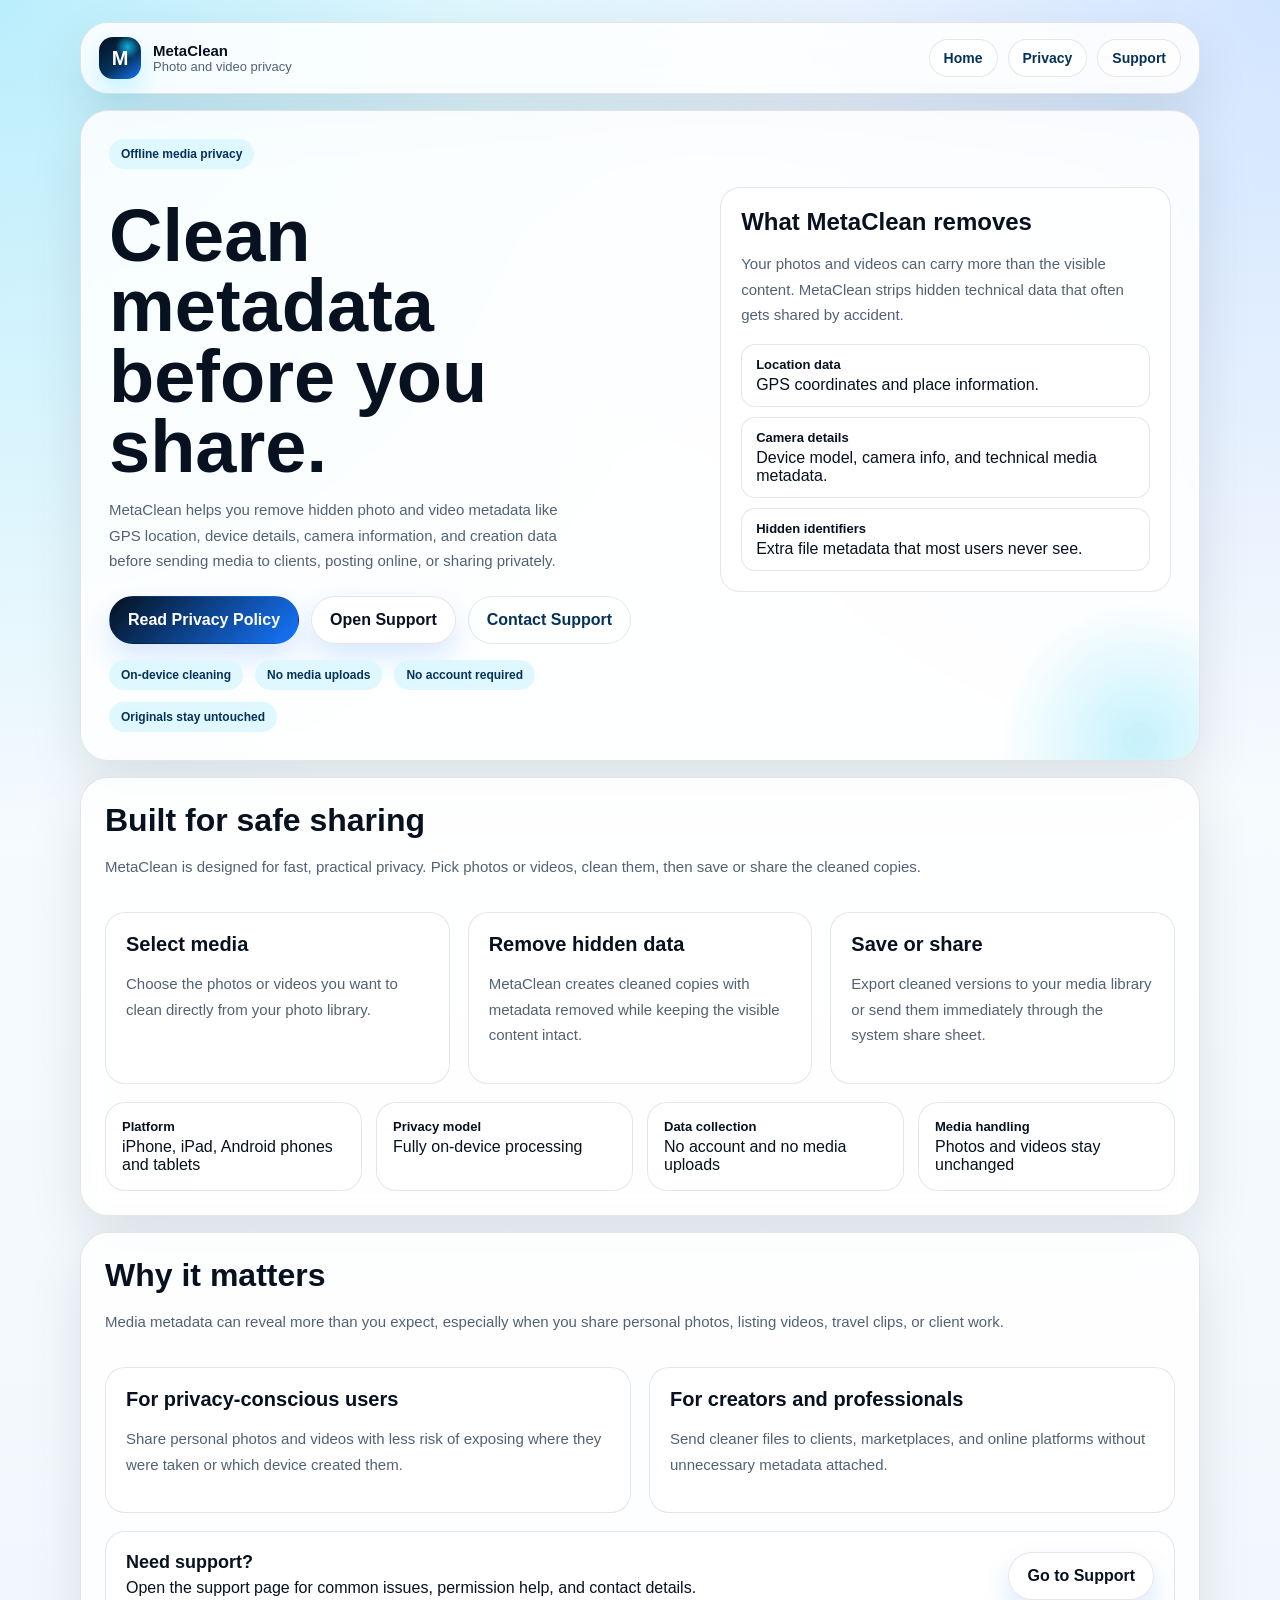
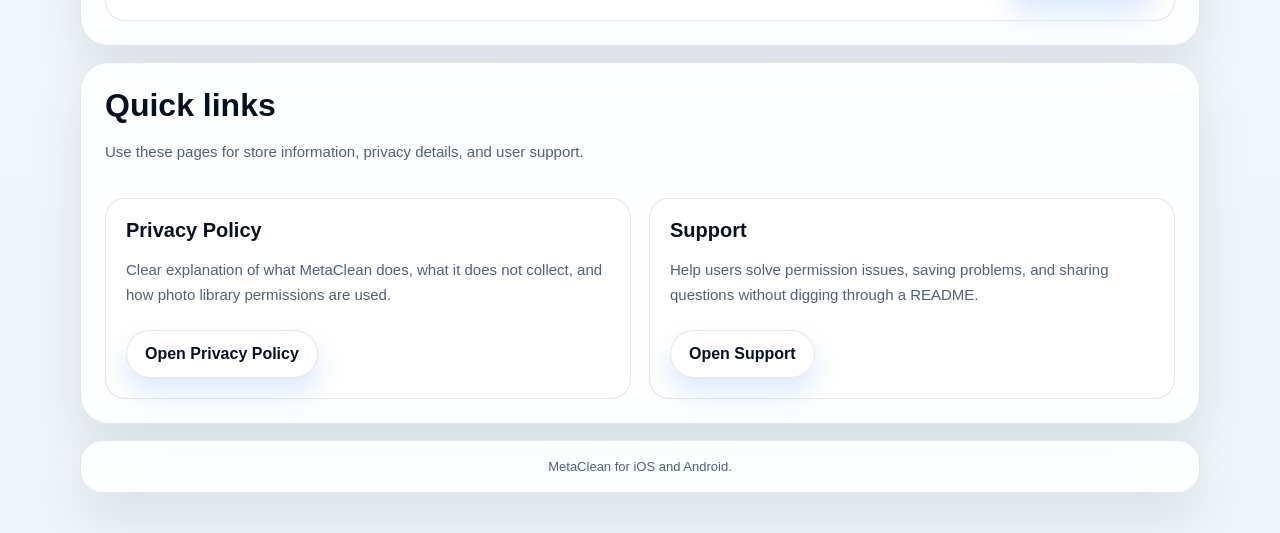
<file: index.html>
<!DOCTYPE html>
<html lang="en">
<head>
  <meta charset="utf-8">
  <meta name="viewport" content="width=device-width, initial-scale=1">
  <title>MetaClean | Clean Metadata. Keep Privacy.</title>
  <meta name="description" content="MetaClean for iOS and Android removes hidden photo and video metadata like GPS location, device details, camera information, and creation data before you share.">
  <meta name="keywords" content="photo metadata remover, video metadata remover, remove exif, gps location remover, Android privacy app, iPhone privacy app, clean metadata, metaclean">
  <meta name="robots" content="index,follow">
  <meta property="og:type" content="website">
  <meta property="og:title" content="MetaClean | Clean Metadata. Keep Privacy.">
  <meta property="og:description" content="Remove hidden photo and video metadata before you share. MetaClean works fully on-device and keeps your originals untouched.">
  <meta property="og:url" content="https://muradiye8285.github.io/metaclean-privacy-policy/">
  <meta property="og:site_name" content="MetaClean">
  <link rel="canonical" href="https://muradiye8285.github.io/metaclean-privacy-policy/">
  <link rel="stylesheet" href="styles.css">
  <script type="application/ld+json">
    {
      "@context": "https://schema.org",
      "@type": "SoftwareApplication",
      "name": "MetaClean",
      "operatingSystem": "iOS, Android",
      "applicationCategory": "PhotoApplication",
      "description": "MetaClean removes hidden metadata from photos and videos before you share them.",
      "url": "https://muradiye8285.github.io/metaclean-privacy-policy/",
      "offers": {
        "@type": "Offer",
        "price": "0",
        "priceCurrency": "USD"
      },
      "featureList": [
        "Remove GPS metadata",
        "Remove device and camera details",
        "Create cleaned copies while keeping originals unchanged",
        "Share or save cleaned photos and videos",
        "On-device photo and video cleaning"
      ]
    }
  </script>
</head>
<body>
  <main class="page">
    <header class="topbar">
      <a class="brand" href="index.html">
        <span class="brand-mark">M</span>
        <span class="brand-copy">
          <strong>MetaClean</strong>
          <span>Photo and video privacy</span>
        </span>
      </a>
      <nav class="nav">
        <a href="index.html">Home</a>
        <a href="privacy.html">Privacy</a>
        <a href="support.html">Support</a>
      </nav>
    </header>

    <section class="hero">
      <span class="eyebrow">Offline media privacy</span>
      <div class="hero-grid">
        <div class="hero-copy">
          <h1>Clean metadata before you share.</h1>
          <p>
            MetaClean helps you remove hidden photo and video metadata like GPS location,
            device details, camera information, and creation data before sending media to
            clients, posting online, or sharing privately.
          </p>
          <div class="actions">
            <a class="button" href="privacy.html">Read Privacy Policy</a>
            <a class="button secondary" href="support.html">Open Support</a>
            <a class="button ghost" href="mailto:gokce8535@gmail.com">Contact Support</a>
          </div>
          <div class="chips">
            <span class="pill">On-device cleaning</span>
            <span class="pill">No media uploads</span>
            <span class="pill">No account required</span>
            <span class="pill">Originals stay untouched</span>
          </div>
        </div>

        <aside class="hero-panel">
          <h2>What MetaClean removes</h2>
          <p>Your photos and videos can carry more than the visible content. MetaClean strips hidden technical data that often gets shared by accident.</p>
          <div class="mini-list">
            <div>
              <strong>Location data</strong>
              <span>GPS coordinates and place information.</span>
            </div>
            <div>
              <strong>Camera details</strong>
              <span>Device model, camera info, and technical media metadata.</span>
            </div>
            <div>
              <strong>Hidden identifiers</strong>
              <span>Extra file metadata that most users never see.</span>
            </div>
          </div>
        </aside>
      </div>
    </section>

    <section class="section">
      <div class="section-head">
        <div>
          <h2>Built for safe sharing</h2>
          <p>MetaClean is designed for fast, practical privacy. Pick photos or videos, clean them, then save or share the cleaned copies.</p>
        </div>
      </div>
      <div class="grid-3">
        <article class="card">
          <h3>Select media</h3>
          <p>Choose the photos or videos you want to clean directly from your photo library.</p>
        </article>
        <article class="card">
          <h3>Remove hidden data</h3>
          <p>MetaClean creates cleaned copies with metadata removed while keeping the visible content intact.</p>
        </article>
        <article class="card">
          <h3>Save or share</h3>
          <p>Export cleaned versions to your media library or send them immediately through the system share sheet.</p>
        </article>
      </div>

      <div class="meta-grid">
        <div class="meta-block">
          <strong>Platform</strong>
          <span>iPhone, iPad, Android phones and tablets</span>
        </div>
        <div class="meta-block">
          <strong>Privacy model</strong>
          <span>Fully on-device processing</span>
        </div>
        <div class="meta-block">
          <strong>Data collection</strong>
          <span>No account and no media uploads</span>
        </div>
        <div class="meta-block">
          <strong>Media handling</strong>
          <span>Photos and videos stay unchanged</span>
        </div>
      </div>
    </section>

    <section class="section">
      <div class="section-head">
        <div>
          <h2>Why it matters</h2>
          <p>Media metadata can reveal more than you expect, especially when you share personal photos, listing videos, travel clips, or client work.</p>
        </div>
      </div>
      <div class="grid-2">
        <article class="card">
          <h3>For privacy-conscious users</h3>
          <p>Share personal photos and videos with less risk of exposing where they were taken or which device created them.</p>
        </article>
        <article class="card">
          <h3>For creators and professionals</h3>
          <p>Send cleaner files to clients, marketplaces, and online platforms without unnecessary metadata attached.</p>
        </article>
      </div>
      <div class="callout">
        <div>
          <strong>Need support?</strong>
          <span>Open the support page for common issues, permission help, and contact details.</span>
        </div>
        <a class="button secondary" href="support.html">Go to Support</a>
      </div>
    </section>

    <section class="section">
      <div class="section-head">
        <div>
          <h2>Quick links</h2>
          <p>Use these pages for store information, privacy details, and user support.</p>
        </div>
      </div>
      <div class="grid-2">
        <article class="card">
          <h3>Privacy Policy</h3>
          <p>Clear explanation of what MetaClean does, what it does not collect, and how photo library permissions are used.</p>
          <div class="actions">
            <a class="button secondary" href="privacy.html">Open Privacy Policy</a>
          </div>
        </article>
        <article class="card">
          <h3>Support</h3>
          <p>Help users solve permission issues, saving problems, and sharing questions without digging through a README.</p>
          <div class="actions">
            <a class="button secondary" href="support.html">Open Support</a>
          </div>
        </article>
      </div>
    </section>

    <footer class="footer">
      MetaClean for iOS and Android.
    </footer>
  </main>
</body>
</html>
</file>
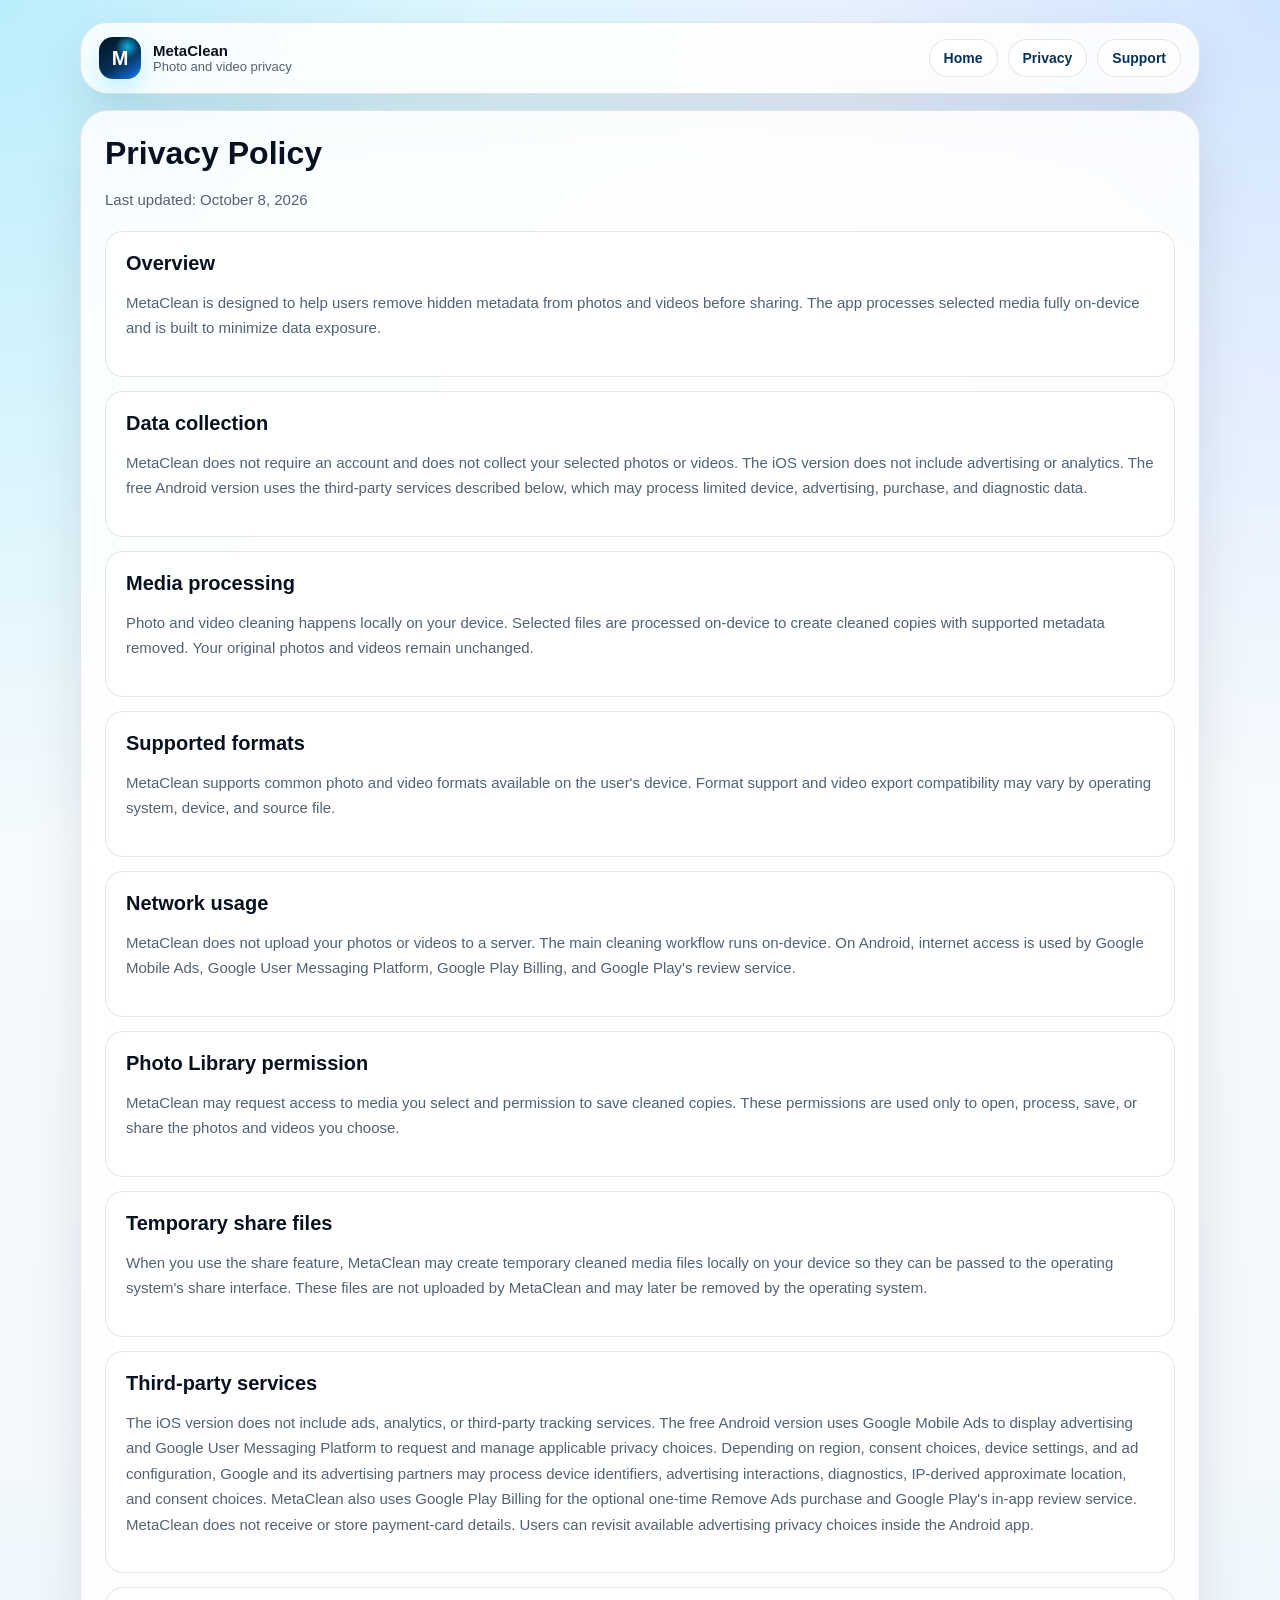
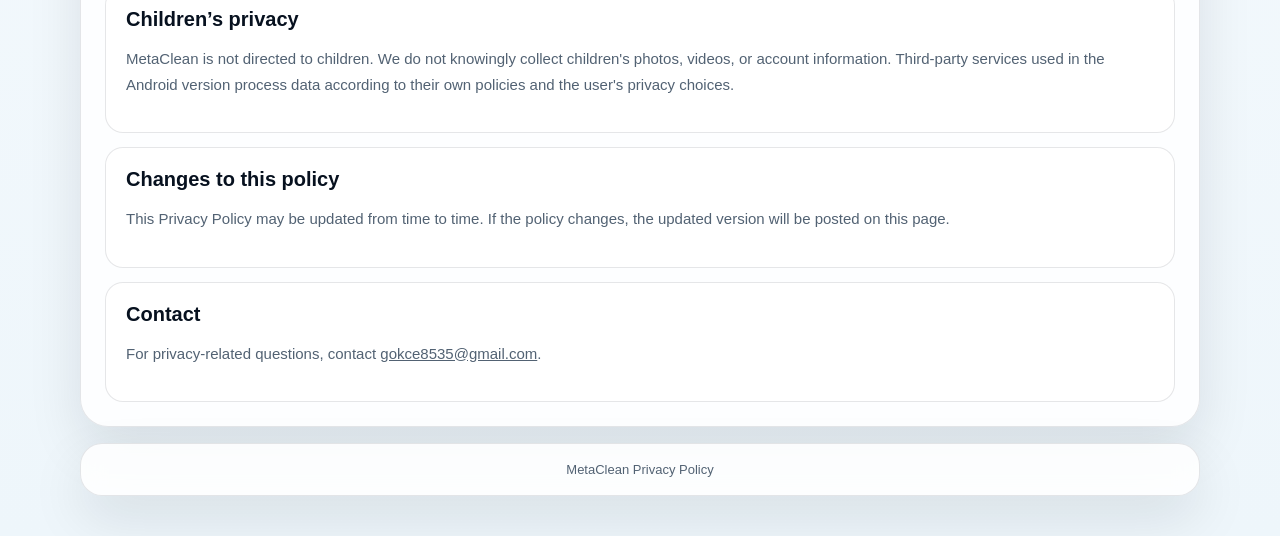
<file: privacy.html>
<!DOCTYPE html>
<html lang="en">
<head>
  <meta charset="utf-8">
  <meta name="viewport" content="width=device-width, initial-scale=1">
  <title>MetaClean Privacy Policy</title>
  <meta name="description" content="Privacy Policy for MetaClean on iOS and Android, including on-device media processing, advertising, and purchases.">
  <link rel="canonical" href="https://muradiye8285.github.io/metaclean-privacy-policy/privacy.html">
  <link rel="stylesheet" href="styles.css">
</head>
<body>
  <main class="page">
    <header class="topbar">
      <a class="brand" href="index.html">
        <span class="brand-mark">M</span>
        <span class="brand-copy">
          <strong>MetaClean</strong>
          <span>Photo and video privacy</span>
        </span>
      </a>
      <nav class="nav">
        <a href="index.html">Home</a>
        <a href="privacy.html">Privacy</a>
        <a href="support.html">Support</a>
      </nav>
    </header>

    <section class="section">
      <h2>Privacy Policy</h2>
      <p>Last updated: October 8, 2026</p>
      <div class="legal" style="margin-top:18px;">
        <section>
          <h3>Overview</h3>
          <p>MetaClean is designed to help users remove hidden metadata from photos and videos before sharing. The app processes selected media fully on-device and is built to minimize data exposure.</p>
        </section>

        <section>
          <h3>Data collection</h3>
          <p>MetaClean does not require an account and does not collect your selected photos or videos. The iOS version does not include advertising or analytics. The free Android version uses the third-party services described below, which may process limited device, advertising, purchase, and diagnostic data.</p>
        </section>

        <section>
          <h3>Media processing</h3>
          <p>Photo and video cleaning happens locally on your device. Selected files are processed on-device to create cleaned copies with supported metadata removed. Your original photos and videos remain unchanged.</p>
        </section>

        <section>
          <h3>Supported formats</h3>
          <p>MetaClean supports common photo and video formats available on the user's device. Format support and video export compatibility may vary by operating system, device, and source file.</p>
        </section>

        <section>
          <h3>Network usage</h3>
          <p>MetaClean does not upload your photos or videos to a server. The main cleaning workflow runs on-device. On Android, internet access is used by Google Mobile Ads, Google User Messaging Platform, Google Play Billing, and Google Play's review service.</p>
        </section>

        <section>
          <h3>Photo Library permission</h3>
          <p>MetaClean may request access to media you select and permission to save cleaned copies. These permissions are used only to open, process, save, or share the photos and videos you choose.</p>
        </section>

        <section>
          <h3>Temporary share files</h3>
          <p>When you use the share feature, MetaClean may create temporary cleaned media files locally on your device so they can be passed to the operating system's share interface. These files are not uploaded by MetaClean and may later be removed by the operating system.</p>
        </section>

        <section>
          <h3>Third-party services</h3>
          <p>The iOS version does not include ads, analytics, or third-party tracking services. The free Android version uses Google Mobile Ads to display advertising and Google User Messaging Platform to request and manage applicable privacy choices. Depending on region, consent choices, device settings, and ad configuration, Google and its advertising partners may process device identifiers, advertising interactions, diagnostics, IP-derived approximate location, and consent choices. MetaClean also uses Google Play Billing for the optional one-time Remove Ads purchase and Google Play's in-app review service. MetaClean does not receive or store payment-card details. Users can revisit available advertising privacy choices inside the Android app.</p>
        </section>

        <section>
          <h3>Children’s privacy</h3>
          <p>MetaClean is not directed to children. We do not knowingly collect children's photos, videos, or account information. Third-party services used in the Android version process data according to their own policies and the user's privacy choices.</p>
        </section>

        <section>
          <h3>Changes to this policy</h3>
          <p>This Privacy Policy may be updated from time to time. If the policy changes, the updated version will be posted on this page.</p>
        </section>

        <section>
          <h3>Contact</h3>
          <p>For privacy-related questions, contact <a href="mailto:gokce8535@gmail.com">gokce8535@gmail.com</a>.</p>
        </section>
      </div>
    </section>

    <footer class="footer">
      MetaClean Privacy Policy
    </footer>
  </main>
</body>
</html>
</file>
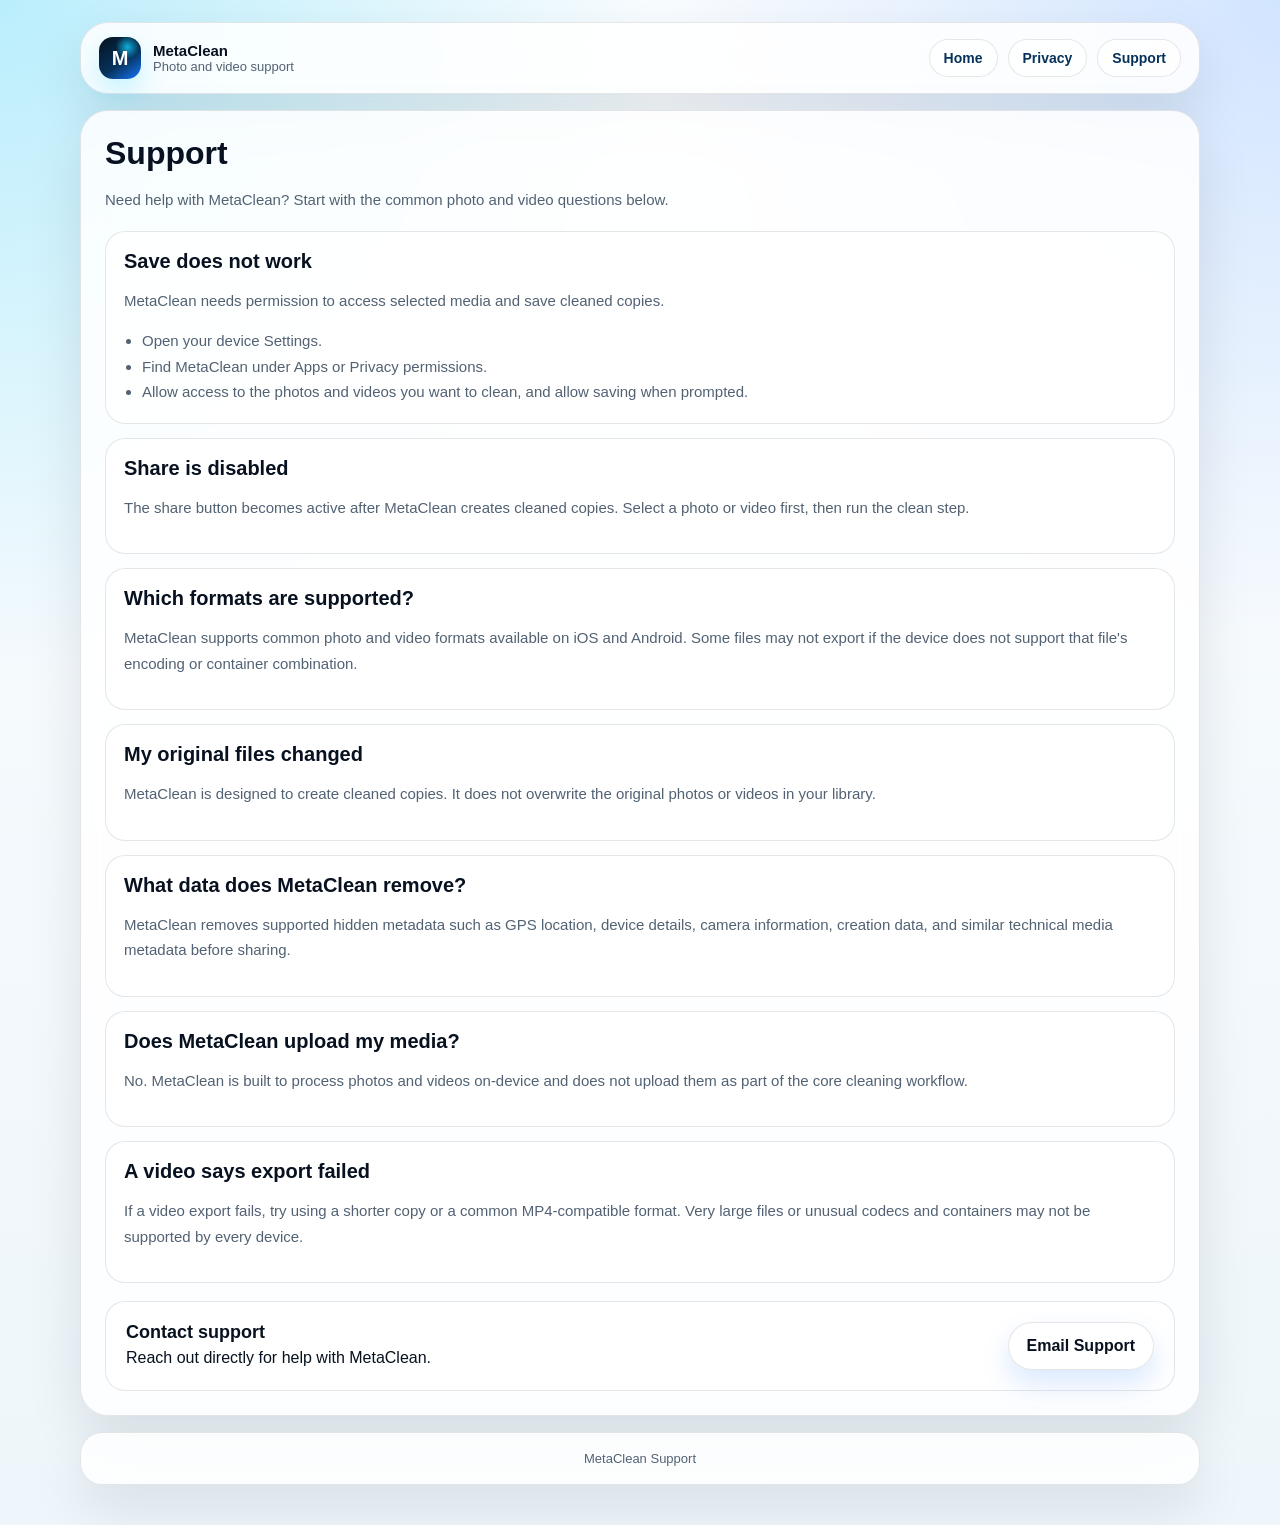
<file: support.html>
<!DOCTYPE html>
<html lang="en">
<head>
  <meta charset="utf-8">
  <meta name="viewport" content="width=device-width, initial-scale=1">
  <title>MetaClean Support</title>
  <meta name="description" content="Support page for MetaClean. Get help with permissions, saving cleaned photos and videos, supported formats, and sharing cleaned copies.">
  <link rel="canonical" href="https://muradiye8285.github.io/metaclean-privacy-policy/support.html">
  <link rel="stylesheet" href="styles.css">
</head>
<body>
  <main class="page">
    <header class="topbar">
      <a class="brand" href="index.html">
        <span class="brand-mark">M</span>
        <span class="brand-copy">
          <strong>MetaClean</strong>
          <span>Photo and video support</span>
        </span>
      </a>
      <nav class="nav">
        <a href="index.html">Home</a>
        <a href="privacy.html">Privacy</a>
        <a href="support.html">Support</a>
      </nav>
    </header>

    <section class="section">
      <h2>Support</h2>
      <p>Need help with MetaClean? Start with the common photo and video questions below.</p>

      <div class="faq-grid" style="margin-top:18px;">
        <article class="faq">
          <h3>Save does not work</h3>
          <p>MetaClean needs permission to access selected media and save cleaned copies.</p>
          <ul class="plain-list">
            <li>Open your device Settings.</li>
            <li>Find MetaClean under Apps or Privacy permissions.</li>
            <li>Allow access to the photos and videos you want to clean, and allow saving when prompted.</li>
          </ul>
        </article>

        <article class="faq">
          <h3>Share is disabled</h3>
          <p>The share button becomes active after MetaClean creates cleaned copies. Select a photo or video first, then run the clean step.</p>
        </article>

        <article class="faq">
          <h3>Which formats are supported?</h3>
          <p>MetaClean supports common photo and video formats available on iOS and Android. Some files may not export if the device does not support that file's encoding or container combination.</p>
        </article>

        <article class="faq">
          <h3>My original files changed</h3>
          <p>MetaClean is designed to create cleaned copies. It does not overwrite the original photos or videos in your library.</p>
        </article>

        <article class="faq">
          <h3>What data does MetaClean remove?</h3>
          <p>MetaClean removes supported hidden metadata such as GPS location, device details, camera information, creation data, and similar technical media metadata before sharing.</p>
        </article>

        <article class="faq">
          <h3>Does MetaClean upload my media?</h3>
          <p>No. MetaClean is built to process photos and videos on-device and does not upload them as part of the core cleaning workflow.</p>
        </article>

        <article class="faq">
          <h3>A video says export failed</h3>
          <p>If a video export fails, try using a shorter copy or a common MP4-compatible format. Very large files or unusual codecs and containers may not be supported by every device.</p>
        </article>
      </div>

      <div class="callout">
        <div>
          <strong>Contact support</strong>
          <span>Reach out directly for help with MetaClean.</span>
        </div>
        <a class="button secondary" href="mailto:gokce8535@gmail.com">Email Support</a>
      </div>
    </section>

    <footer class="footer">
      MetaClean Support
    </footer>
  </main>
</body>
</html>
</file>
<file: styles.css>
:root {
  color-scheme: light;
  --bg: #eef6fb;
  --bg-strong: #d9eef8;
  --panel: rgba(255, 255, 255, 0.86);
  --panel-strong: #ffffff;
  --text: #07111f;
  --muted: #526273;
  --line: rgba(7, 17, 31, 0.1);
  --accent: #12c7f5;
  --accent-soft: #dff7ff;
  --accent-strong: #06325a;
  --electric: #1677ff;
  --navy: #05111f;
  --shadow: 0 22px 54px rgba(5, 17, 31, 0.1);
  --radius-xl: 28px;
  --radius-lg: 20px;
  --radius-md: 16px;
  --max: 1120px;
}

* {
  box-sizing: border-box;
}

html {
  scroll-behavior: smooth;
}

body {
  margin: 0;
  font-family: Inter, "Segoe UI", Arial, sans-serif;
  color: var(--text);
  background:
    radial-gradient(circle at top left, rgba(18, 199, 245, 0.28), transparent 34%),
    radial-gradient(circle at top right, rgba(22, 119, 255, 0.18), transparent 32%),
    linear-gradient(180deg, #fbfdff 0%, var(--bg) 100%);
}

a {
  color: inherit;
}

img {
  max-width: 100%;
  display: block;
}

.page {
  width: min(calc(100% - 28px), var(--max));
  margin: 0 auto;
  padding: 22px 0 40px;
}

.topbar,
.hero,
.section,
.footer {
  backdrop-filter: blur(12px);
  background: var(--panel);
  border: 1px solid var(--line);
  box-shadow: var(--shadow);
}

.topbar,
.hero,
.section {
  border-radius: var(--radius-xl);
}

.topbar {
  display: flex;
  align-items: center;
  justify-content: space-between;
  gap: 16px;
  padding: 14px 18px;
}

.brand {
  display: flex;
  align-items: center;
  gap: 12px;
  text-decoration: none;
}

.brand-mark {
  width: 42px;
  height: 42px;
  border-radius: 14px;
  display: grid;
  place-items: center;
  background:
    radial-gradient(circle at 68% 24%, rgba(18, 199, 245, 0.85), transparent 28%),
    linear-gradient(145deg, var(--navy), var(--accent-strong) 58%, var(--electric));
  color: #fff;
  font-size: 20px;
  font-weight: 800;
  letter-spacing: 0;
  box-shadow: 0 12px 26px rgba(18, 199, 245, 0.22);
}

.brand-copy strong,
.hero h1,
.section h2,
.card h3,
.faq h3 {
  letter-spacing: 0;
}

.brand-copy strong {
  display: block;
  font-size: 15px;
}

.brand-copy span {
  display: block;
  font-size: 13px;
  color: var(--muted);
}

.nav {
  display: flex;
  flex-wrap: wrap;
  gap: 10px;
}

.nav a,
.chip,
.button {
  border-radius: 999px;
  text-decoration: none;
}

.nav a,
.chip {
  border: 1px solid var(--line);
  background: rgba(255, 255, 255, 0.7);
}

.nav a {
  padding: 10px 14px;
  font-size: 14px;
  color: var(--accent-strong);
  font-weight: 700;
}

.hero {
  margin-top: 16px;
  padding: 28px;
  overflow: hidden;
  position: relative;
}

.hero::after {
  content: "";
  position: absolute;
  inset: auto -80px -120px auto;
  width: 280px;
  height: 280px;
  border-radius: 50%;
  background: radial-gradient(circle, rgba(18, 199, 245, 0.24), transparent 70%);
  pointer-events: none;
}

.eyebrow,
.pill {
  display: inline-flex;
  align-items: center;
  gap: 8px;
  padding: 8px 12px;
  font-size: 12px;
  font-weight: 700;
  color: var(--accent-strong);
  background: var(--accent-soft);
  border-radius: 999px;
}

.hero-grid,
.grid-2,
.grid-3 {
  display: grid;
  gap: 18px;
}

.hero-grid {
  grid-template-columns: 1.25fr 0.95fr;
  align-items: start;
  margin-top: 18px;
}

.hero h1 {
  margin: 14px 0 12px;
  font-size: clamp(38px, 7vw, 74px);
  line-height: 0.95;
  max-width: 10ch;
}

.hero p,
.section p,
.card p,
.faq p,
li {
  color: var(--muted);
  line-height: 1.7;
  font-size: 15px;
}

.hero-copy p {
  max-width: 58ch;
}

.actions,
.chips {
  display: flex;
  flex-wrap: wrap;
  gap: 12px;
}

.actions {
  margin-top: 22px;
}

.chips {
  margin-top: 16px;
}

.button {
  display: inline-flex;
  align-items: center;
  justify-content: center;
  min-height: 48px;
  padding: 0 18px;
  border: 1px solid transparent;
  background: linear-gradient(135deg, var(--navy), var(--electric));
  color: #fff;
  font-weight: 700;
  box-shadow: 0 14px 28px rgba(22, 119, 255, 0.16);
}

.button.secondary {
  background: rgba(255, 255, 255, 0.75);
  border-color: var(--line);
  color: var(--text);
}

.button.ghost {
  background: transparent;
  border-color: var(--line);
  color: var(--accent-strong);
  box-shadow: none;
}

.hero-panel,
.card,
.faq,
.meta-block,
.callout {
  background: rgba(255, 255, 255, 0.78);
  border: 1px solid var(--line);
  border-radius: var(--radius-lg);
}

.hero-panel {
  padding: 20px;
}

.hero-panel h2 {
  margin: 0 0 10px;
  font-size: 24px;
}

.mini-list {
  display: grid;
  gap: 10px;
  margin-top: 16px;
}

.mini-list div {
  padding: 12px 14px;
  background: var(--panel-strong);
  border: 1px solid var(--line);
  border-radius: 14px;
}

.mini-list strong,
.meta-block strong {
  display: block;
  font-size: 13px;
  margin-bottom: 4px;
}

.section {
  margin-top: 16px;
  padding: 24px;
}

.section h2 {
  margin: 0 0 10px;
  font-size: 32px;
}

.section-head {
  display: flex;
  justify-content: space-between;
  align-items: end;
  gap: 14px;
  margin-bottom: 18px;
}

.grid-2 {
  grid-template-columns: repeat(2, minmax(0, 1fr));
}

.grid-3 {
  grid-template-columns: repeat(3, minmax(0, 1fr));
}

.card {
  padding: 20px;
}

.card h3,
.faq h3 {
  margin: 0 0 10px;
  font-size: 20px;
}

.feature-list,
.plain-list {
  margin: 14px 0 0;
  padding-left: 18px;
}

.meta-grid {
  display: grid;
  grid-template-columns: repeat(4, minmax(0, 1fr));
  gap: 14px;
  margin-top: 18px;
}

.meta-block {
  padding: 16px;
}

.faq-grid {
  display: grid;
  gap: 14px;
}

.faq {
  padding: 18px;
}

.callout {
  display: flex;
  flex-wrap: wrap;
  justify-content: space-between;
  gap: 16px;
  padding: 20px;
  margin-top: 18px;
}

.callout strong {
  display: block;
  margin-bottom: 6px;
  font-size: 18px;
}

.footer {
  margin-top: 16px;
  border-radius: 22px;
  padding: 18px 20px;
  text-align: center;
  color: var(--muted);
  font-size: 13px;
}

.legal {
  display: grid;
  gap: 14px;
}

.legal section {
  padding: 20px;
  background: rgba(255, 255, 255, 0.74);
  border: 1px solid var(--line);
  border-radius: 18px;
}

.legal h3 {
  margin: 0 0 10px;
  font-size: 20px;
  letter-spacing: 0;
}

@media (max-width: 920px) {
  .hero-grid,
  .grid-2,
  .grid-3,
  .meta-grid {
    grid-template-columns: 1fr;
  }

  .section-head,
  .topbar {
    align-items: start;
    flex-direction: column;
  }

  .hero h1 {
    max-width: 12ch;
  }
}

@media (max-width: 640px) {
  .page {
    width: min(calc(100% - 18px), var(--max));
    padding-top: 14px;
  }

  .hero,
  .section {
    padding: 20px;
  }

  .hero h1 {
    font-size: clamp(34px, 11vw, 52px);
    max-width: 100%;
  }
}
</file>
